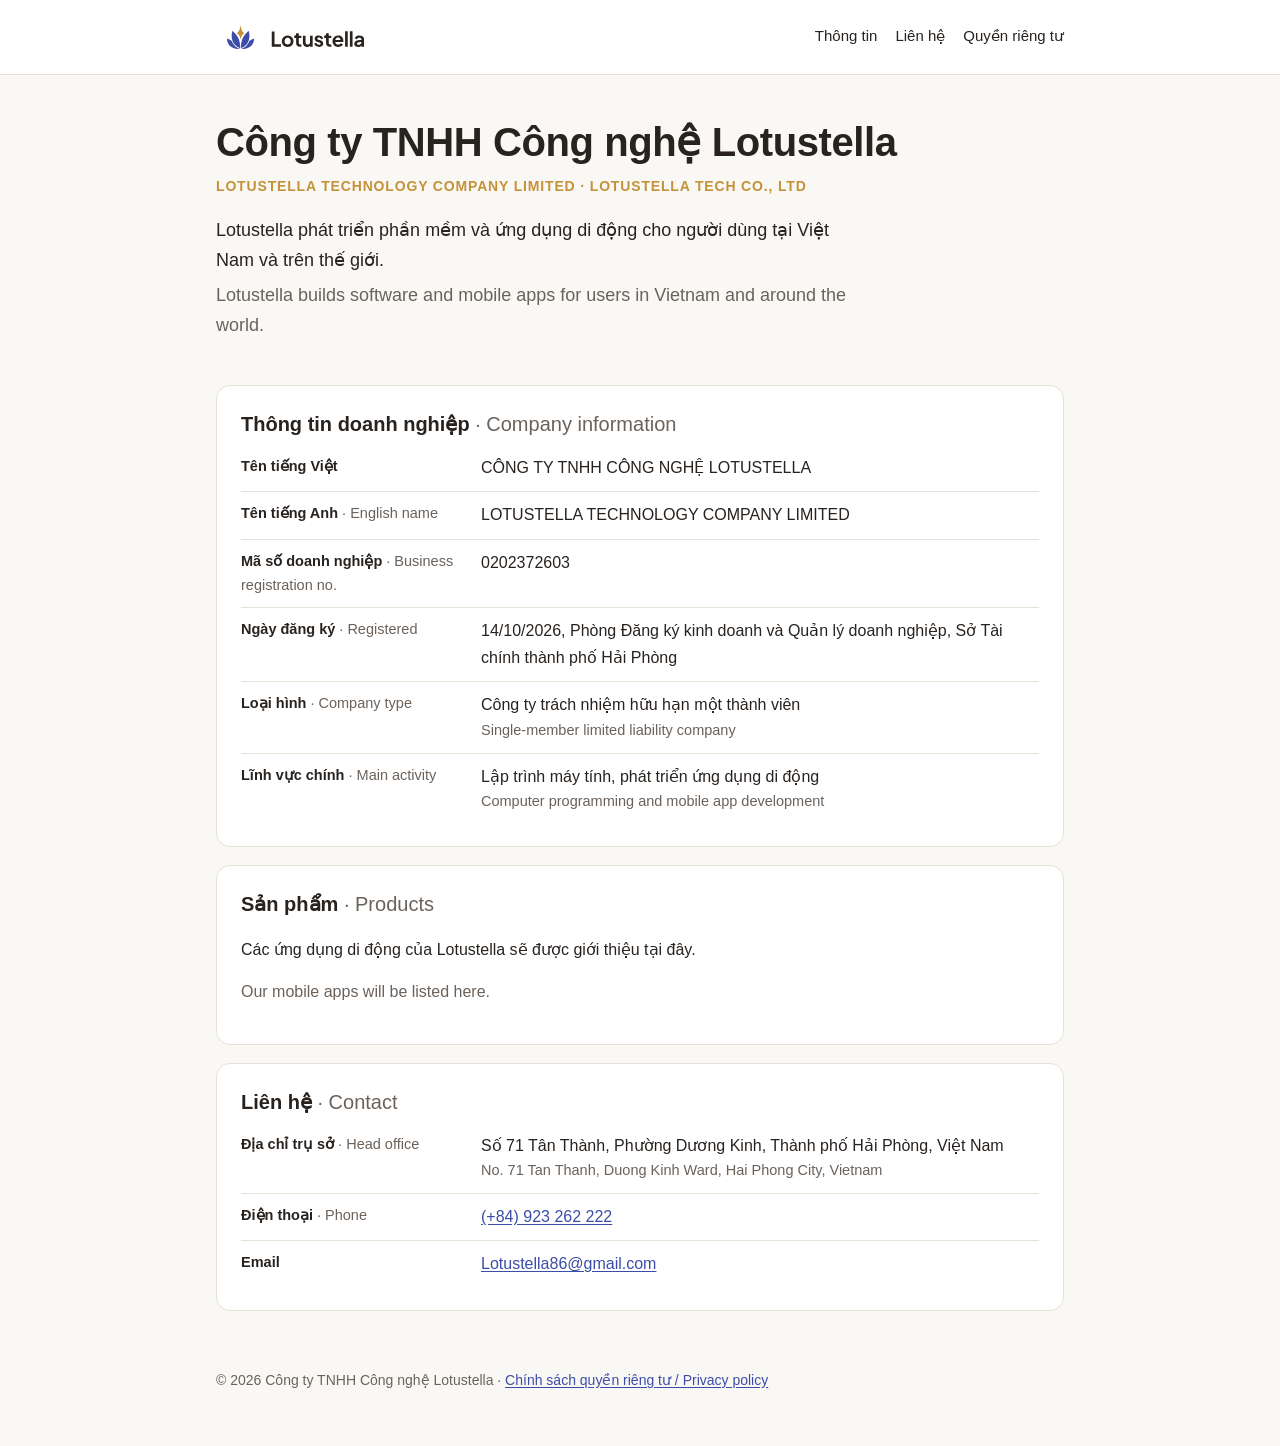
<file: index.html>
<!doctype html>
<html lang="vi">
<head>
<meta charset="utf-8">
<meta name="viewport" content="width=device-width, initial-scale=1">
<title>Lotustella Technology Company Limited</title>
<meta name="description" content="Công ty TNHH Công nghệ Lotustella (Lotustella Technology Company Limited) phát triển phần mềm và ứng dụng di động. Mã số doanh nghiệp 0202372603, Hải Phòng, Việt Nam.">
<link rel="icon" href="/favicon.svg" type="image/svg+xml">
<link rel="stylesheet" href="/style.css">
</head>
<body>
<header class="top">
  <div class="wrap">
    <a href="/" class="brand"><img src="/logo.svg" alt="Lotustella" width="196" height="57"></a>
    <nav><a href="#thong-tin">Thông tin</a><a href="#lien-he">Liên hệ</a><a href="/privacy.html">Quyền riêng tư</a></nav>
  </div>
</header>

<main class="wrap">
  <section class="hero">
    <h1>Công ty TNHH Công nghệ Lotustella</h1>
    <p class="en-name">LOTUSTELLA TECHNOLOGY COMPANY LIMITED · LOTUSTELLA TECH CO., LTD</p>
    <p class="lead">Lotustella phát triển phần mềm và ứng dụng di động cho người dùng tại Việt Nam và trên thế giới.</p>
    <p class="lead en">Lotustella builds software and mobile apps for users in Vietnam and around the world.</p>
  </section>

  <section id="thong-tin" class="card">
    <h2>Thông tin doanh nghiệp <span>Company information</span></h2>
    <dl>
      <div><dt>Tên tiếng Việt</dt><dd>CÔNG TY TNHH CÔNG NGHỆ LOTUSTELLA</dd></div>
      <div><dt>Tên tiếng Anh <span>English name</span></dt><dd>LOTUSTELLA TECHNOLOGY COMPANY LIMITED</dd></div>
      <div><dt>Mã số doanh nghiệp <span>Business registration no.</span></dt><dd>0202372603</dd></div>
      <div><dt>Ngày đăng ký <span>Registered</span></dt><dd>14/10/2026, Phòng Đăng ký kinh doanh và Quản lý doanh nghiệp, Sở Tài chính thành phố Hải Phòng</dd></div>
      <div><dt>Loại hình <span>Company type</span></dt><dd>Công ty trách nhiệm hữu hạn một thành viên <span class="en">Single-member limited liability company</span></dd></div>
      <div><dt>Lĩnh vực chính <span>Main activity</span></dt><dd>Lập trình máy tính, phát triển ứng dụng di động <span class="en">Computer programming and mobile app development</span></dd></div>
    </dl>
  </section>

  <section id="san-pham" class="card">
    <h2>Sản phẩm <span>Products</span></h2>
    <p>Các ứng dụng di động của Lotustella sẽ được giới thiệu tại đây.</p>
    <p class="en">Our mobile apps will be listed here.</p>
  </section>

  <section id="lien-he" class="card">
    <h2>Liên hệ <span>Contact</span></h2>
    <dl>
      <div><dt>Địa chỉ trụ sở <span>Head office</span></dt><dd>Số 71 Tân Thành, Phường Dương Kinh, Thành phố Hải Phòng, Việt Nam<span class="en">No. 71 Tan Thanh, Duong Kinh Ward, Hai Phong City, Vietnam</span></dd></div>
      <div><dt>Điện thoại <span>Phone</span></dt><dd><a href="tel:+84923262222">(+84) 923 262 222</a></dd></div>
      <div><dt>Email</dt><dd><a href="mailto:Lotustella86@gmail.com">Lotustella86@gmail.com</a></dd></div>
    </dl>
  </section>
</main>

<footer class="wrap foot">
  <p>© 2026 Công ty TNHH Công nghệ Lotustella · <a href="/privacy.html">Chính sách quyền riêng tư / Privacy policy</a></p>
</footer>
</body>
</html>
</file>
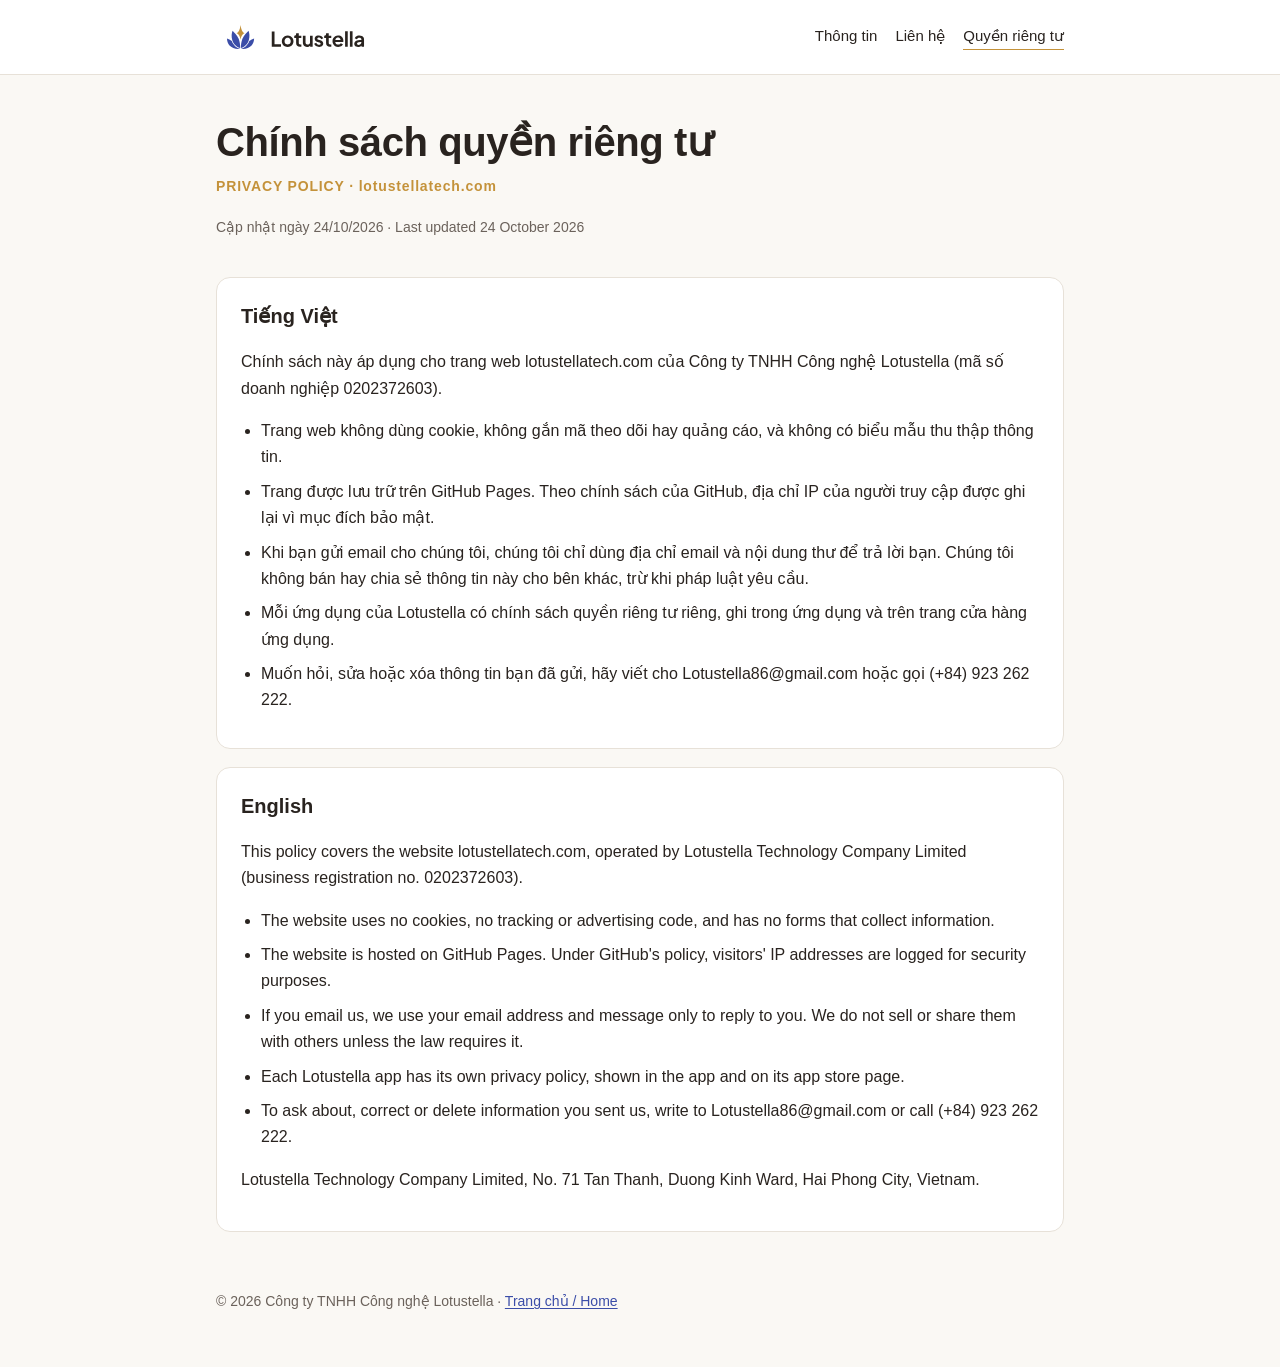
<file: privacy.html>
<!doctype html>
<html lang="vi">
<head>
<meta charset="utf-8">
<meta name="viewport" content="width=device-width, initial-scale=1">
<title>Chính sách quyền riêng tư · Lotustella</title>
<meta name="description" content="Chính sách quyền riêng tư của trang web lotustellatech.com, Công ty TNHH Công nghệ Lotustella.">
<link rel="icon" href="/favicon.svg" type="image/svg+xml">
<link rel="stylesheet" href="/style.css">
</head>
<body>
<header class="top">
  <div class="wrap">
    <a href="/" class="brand"><img src="/logo.svg" alt="Lotustella" width="196" height="57"></a>
    <nav><a href="/#thong-tin">Thông tin</a><a href="/#lien-he">Liên hệ</a><a href="/privacy.html" aria-current="page">Quyền riêng tư</a></nav>
  </div>
</header>

<main class="wrap">
  <section class="hero">
    <h1>Chính sách quyền riêng tư</h1>
    <p class="en-name">PRIVACY POLICY · lotustellatech.com</p>
    <p class="note">Cập nhật ngày 24/10/2026 · Last updated 24 October 2026</p>
  </section>

  <section class="card prose">
    <h2>Tiếng Việt</h2>
    <p>Chính sách này áp dụng cho trang web lotustellatech.com của Công ty TNHH Công nghệ Lotustella (mã số doanh nghiệp 0202372603).</p>
    <ul>
      <li>Trang web không dùng cookie, không gắn mã theo dõi hay quảng cáo, và không có biểu mẫu thu thập thông tin.</li>
      <li>Trang được lưu trữ trên GitHub Pages. Theo chính sách của GitHub, địa chỉ IP của người truy cập được ghi lại vì mục đích bảo mật.</li>
      <li>Khi bạn gửi email cho chúng tôi, chúng tôi chỉ dùng địa chỉ email và nội dung thư để trả lời bạn. Chúng tôi không bán hay chia sẻ thông tin này cho bên khác, trừ khi pháp luật yêu cầu.</li>
      <li>Mỗi ứng dụng của Lotustella có chính sách quyền riêng tư riêng, ghi trong ứng dụng và trên trang cửa hàng ứng dụng.</li>
      <li>Muốn hỏi, sửa hoặc xóa thông tin bạn đã gửi, hãy viết cho Lotustella86@gmail.com hoặc gọi (+84) 923 262 222.</li>
    </ul>
  </section>

  <section class="card prose">
    <h2>English</h2>
    <p>This policy covers the website lotustellatech.com, operated by Lotustella Technology Company Limited (business registration no. 0202372603).</p>
    <ul>
      <li>The website uses no cookies, no tracking or advertising code, and has no forms that collect information.</li>
      <li>The website is hosted on GitHub Pages. Under GitHub's policy, visitors' IP addresses are logged for security purposes.</li>
      <li>If you email us, we use your email address and message only to reply to you. We do not sell or share them with others unless the law requires it.</li>
      <li>Each Lotustella app has its own privacy policy, shown in the app and on its app store page.</li>
      <li>To ask about, correct or delete information you sent us, write to Lotustella86@gmail.com or call (+84) 923 262 222.</li>
    </ul>
    <p>Lotustella Technology Company Limited, No. 71 Tan Thanh, Duong Kinh Ward, Hai Phong City, Vietnam.</p>
  </section>
</main>

<footer class="wrap foot">
  <p>© 2026 Công ty TNHH Công nghệ Lotustella · <a href="/">Trang chủ / Home</a></p>
</footer>
</body>
</html>
</file>
<file: style.css>
/* Màu lấy từ logo: chàm #3B4DA8, kim #C4923A, mực #29231F. Không tải font hay script bên ngoài. */
:root {
  --ink: #29231F;
  --muted: #6B625B;
  --indigo: #3B4DA8;
  --gold: #C4923A;
  --paper: #FAF8F4;
  --card: #FFFFFF;
  --rule: #E7E1D8;
  color-scheme: light;
}
* { box-sizing: border-box; }
html { -webkit-text-size-adjust: 100%; }
body {
  margin: 0;
  background: var(--paper);
  color: var(--ink);
  font: 400 16px/1.65 -apple-system, BlinkMacSystemFont, "Segoe UI", Roboto, "Helvetica Neue", Arial, sans-serif;
}
a { color: var(--indigo); text-underline-offset: 2px; }
a:focus-visible { outline: 2px solid var(--indigo); outline-offset: 2px; border-radius: 3px; }
.wrap { max-width: 880px; margin: 0 auto; padding: 0 16px; }

.top { background: var(--card); border-bottom: 1px solid var(--rule); }
.top .wrap { display: flex; align-items: center; justify-content: space-between; gap: 16px; flex-wrap: wrap; padding-block: 14px; }
.brand img { display: block; height: 46px; width: auto; }
nav { display: flex; gap: 18px; flex-wrap: wrap; font-size: 15px; }
nav a { color: var(--ink); text-decoration: none; border-bottom: 1px solid transparent; }
nav a:hover, nav a[aria-current] { border-bottom-color: var(--gold); }

.hero { padding: 44px 0 20px; }
h1 { font-size: clamp(28px, 5vw, 40px); line-height: 1.15; margin: 0 0 10px; letter-spacing: -0.01em; }
.en-name { margin: 0 0 18px; font-size: 14px; font-weight: 600; letter-spacing: 0.06em; color: var(--gold); }
.lead { font-size: 18px; margin: 0 0 6px; max-width: 64ch; }
.en, .lead.en { color: var(--muted); }
.note { color: var(--muted); font-size: 14px; margin: 0; }

.card { background: var(--card); border: 1px solid var(--rule); border-radius: 14px; padding: 22px 24px; margin: 18px 0; }
h2 { font-size: 20px; margin: 0 0 14px; }
h2 span, dt span { font-weight: 400; color: var(--muted); }
h2 span::before, dt span::before { content: " · "; }
dl { margin: 0; }
dl > div { display: grid; grid-template-columns: minmax(0, 220px) minmax(0, 1fr); gap: 4px 20px; padding: 10px 0; border-top: 1px solid var(--rule); }
dl > div:first-child { border-top: 0; padding-top: 0; }
dt { font-weight: 600; font-size: 14.5px; }
dd { margin: 0; overflow-wrap: anywhere; }
dd .en { display: block; font-size: 14.5px; }
.prose ul { padding-left: 20px; margin: 0 0 12px; }
.prose li { margin-bottom: 8px; }

.foot { padding-block: 26px 40px; color: var(--muted); font-size: 14px; }

@media (max-width: 600px) {
  dl > div { grid-template-columns: minmax(0, 1fr); }
  .card { padding: 18px 16px; }
  .brand img { height: 40px; }
}
</file>
